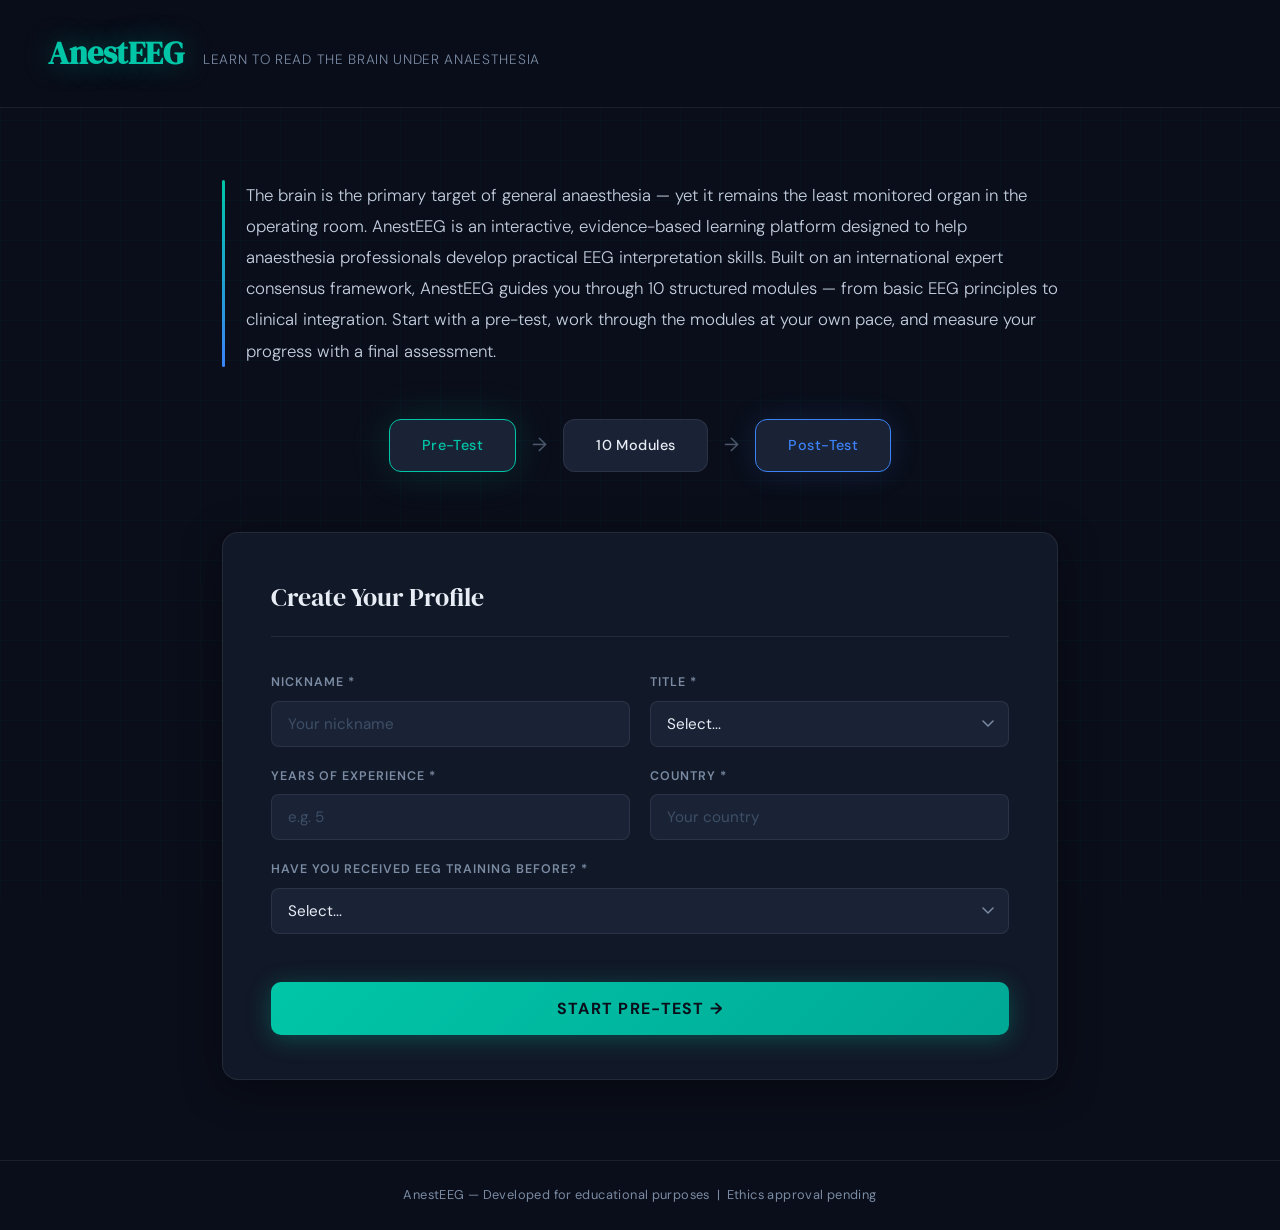
<file: index.html>
<!DOCTYPE html>
<html lang="en">
<head>
    <meta charset="UTF-8">
    <meta name="viewport" content="width=device-width, initial-scale=1.0">
    <title>AnestEEG</title>
    <link rel="stylesheet" href="css/style.css">
</head>
<body>

    <!-- HEADER -->
    <header id="header">
        <div class="header-inner">
            <h1 class="logo">AnestEEG</h1>
            <p class="slogan">Learn to read the brain under anaesthesia</p>
        </div>
    </header>

    <!-- MAIN CONTENT -->
    <main id="app">

        <!-- GİRİŞ SAYFASI -->
        <section id="landing">

            <div class="platform-intro">
                <p>The brain is the primary target of general anaesthesia — yet it remains the least monitored organ in the operating room. AnestEEG is an interactive, evidence-based learning platform designed to help anaesthesia professionals develop practical EEG interpretation skills. Built on an international expert consensus framework, AnestEEG guides you through 10 structured modules — from basic EEG principles to clinical integration. Start with a pre-test, work through the modules at your own pace, and measure your progress with a final assessment.</p>
            </div>

            <!-- AKIŞ ŞEMASI -->
            <div class="flow-diagram">
                <div class="flow-step">Pre-Test</div>
                <div class="flow-arrow">→</div>
                <div class="flow-step">10 Modules</div>
                <div class="flow-arrow">→</div>
                <div class="flow-step">Post-Test</div>
            </div>

            <!-- KAYIT FORMU -->
            <div class="register-form">
                <h2>Create Your Profile</h2>

                <div class="form-grid">

                    <div class="form-field">
                        <label for="nickname">Nickname *</label>
                        <input type="text" id="nickname" placeholder="Your nickname">
                    </div>

                    <div class="form-field">
                        <label for="title">Title *</label>
                        <select id="title">
                            <option value="">Select...</option>
                            <option value="specialist">Specialist</option>
                            <option value="resident">Resident</option>
                        </select>
                    </div>

                    <div class="form-field">
                        <label for="experience">Years of Experience *</label>
                        <input type="number" id="experience" min="0" max="50" placeholder="e.g. 5">
                    </div>

                    <div class="form-field">
                        <label for="country">Country *</label>
                        <input type="text" id="country" placeholder="Your country">
                    </div>

                    <div class="form-field full-width">
                        <label for="eeg-training">Have you received EEG training before? *</label>
                        <select id="eeg-training">
                            <option value="">Select...</option>
                            <option value="yes">Yes</option>
                            <option value="no">No</option>
                        </select>
                    </div>

                </div>

                <button class="btn-start" id="start-pretest-btn">Start Pre-Test →</button>

            </div>
        </section>

    </main>

    <!-- FOOTER -->
    <footer id="footer">
        <p>AnestEEG — Developed for educational purposes &nbsp;|&nbsp; Ethics approval pending</p>
    </footer>

    <script src="js/main.js"></script>
</body>
</html>
</file>
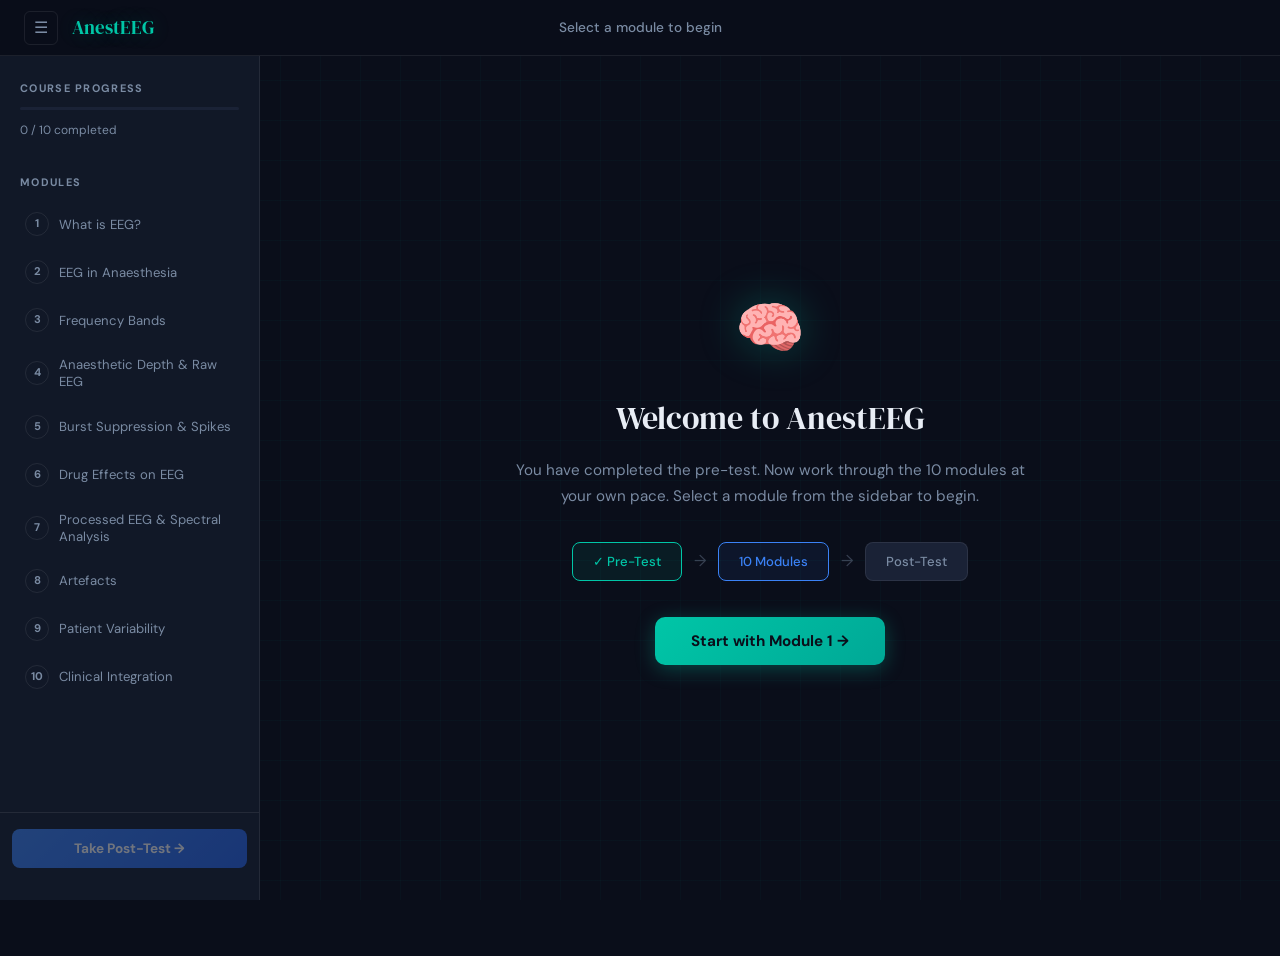
<file: modules.html>
<!DOCTYPE html>
<html lang="en">
<head>
    <meta charset="UTF-8">
    <meta name="viewport" content="width=device-width, initial-scale=1.0">
    <title>AnestEEG — Modules</title>
    <link rel="stylesheet" href="css/style.css">
    <link rel="stylesheet" href="css/modules.css">
    <link rel="stylesheet" href="css/content.css">
    <script src="js/module1_v2.js"></script>
    <link rel="stylesheet" href="css/content2.css">
</head>
<body>

    <!-- TOP BAR -->
    <header id="topbar">
        <div class="topbar-left">
            <button class="sidebar-toggle" id="sidebar-toggle" onclick="toggleSidebar()">☰</button>
            <span class="logo-small">AnestEEG</span>
        </div>
        <div class="topbar-center" id="topbar-title">
            Select a module to begin
        </div>
        <div class="topbar-right">
            <span id="user-greeting"></span>
        </div>
    </header>

    <div class="layout">

        <!-- SIDEBAR -->
        <aside id="sidebar">

            <div class="sidebar-section-label">Course Progress</div>
            <div class="sidebar-progress">
                <div class="sidebar-progress-bar">
                    <div class="sidebar-progress-fill" id="sidebar-progress-fill"></div>
                </div>
                <span class="sidebar-progress-text" id="sidebar-progress-text">0 / 10 completed</span>
            </div>

            <div class="sidebar-section-label" style="margin-top: 24px;">Modules</div>

            <nav class="module-nav" id="module-nav">
                <!-- JS ile doldurulacak -->
            </nav>

            <div class="sidebar-footer">
                <button class="btn-posttest" id="posttest-btn" onclick="goToPosttest()" disabled>
                    Take Post-Test →
                </button>
            </div>

        </aside>

        <!-- MAIN CONTENT AREA -->
        <main id="content-area">

            <!-- WELCOME SCREEN (default) -->
            <div id="welcome-screen" class="welcome-screen">
                <div class="welcome-inner">
                    <div class="welcome-icon">🧠</div>
                    <h2>Welcome to AnestEEG</h2>
                    <p>You have completed the pre-test. Now work through the 10 modules at your own pace. Select a module from the sidebar to begin.</p>
                    <div class="welcome-flow">
                        <div class="wf-step done">✓ Pre-Test</div>
                        <div class="wf-arrow">→</div>
                        <div class="wf-step active">10 Modules</div>
                        <div class="wf-arrow">→</div>
                        <div class="wf-step">Post-Test</div>
                    </div>
                    <button class="btn-start-first" onclick="loadModule(1)">Start with Module 1 →</button>
                </div>
            </div>

            <!-- MODULE CONTENT (JS tarafından doldurulacak) -->
            <div id="module-content" style="display:none;">
                <!-- Modül içeriği buraya yüklenecek -->
            </div>

        </main>

    </div>

    <script src="js/eeg_engine.js"></script>
    <script src="js/module1_v2.js"></script>
    <script src="js/module2.js"></script>
    <script src="js/module3.js"></script>
    <script src="js/module4_v2.js"></script>
    <script src="js/module5.js"></script>
    <script src="js/sim_drug_eeg.js"></script>
    <script src="js/module6.js"></script>
    <script src="js/sim_wave.js"></script>
    <script src="js/sim_filter.js"></script>
    <script src="js/sim_anaesthesia_phases_v4.js"></script>
    <script src="js/modules.js"></script>  <!-- EN SONDA -->
</body>
</html>
</file>
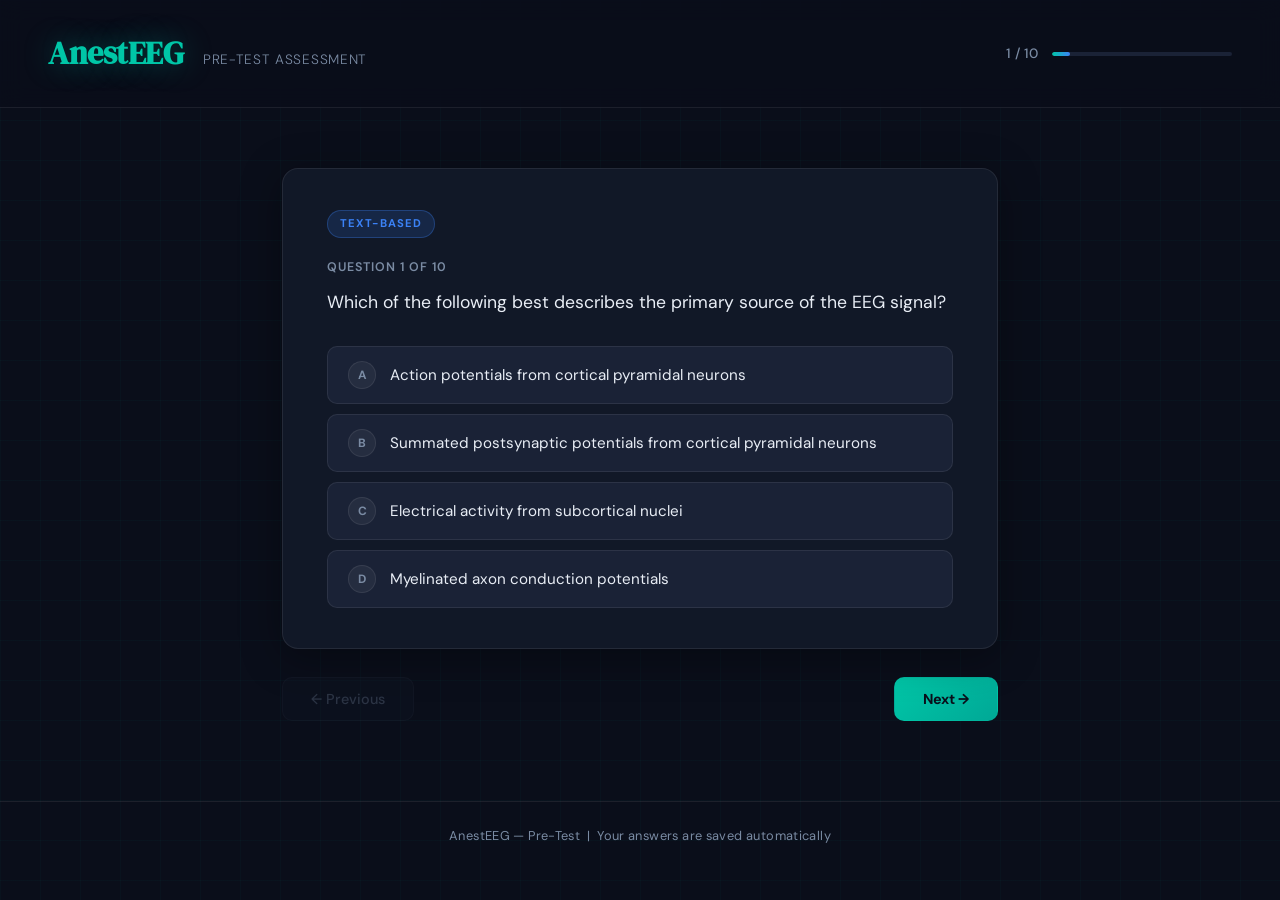
<file: pretest.html>
<!DOCTYPE html>
<html lang="en">
<head>
    <meta charset="UTF-8">
    <meta name="viewport" content="width=device-width, initial-scale=1.0">
    <title>AnestEEG — Pre-Test</title>
    <link rel="stylesheet" href="css/style.css">
    <link rel="stylesheet" href="css/pretest.css">
</head>
<body>

    <!-- HEADER -->
    <header id="header">
        <div class="header-inner">
            <h1 class="logo">AnestEEG</h1>
            <p class="slogan">Pre-Test Assessment</p>
        </div>
        <div class="progress-wrap">
            <div class="progress-label"><span id="q-current">1</span> / 10</div>
            <div class="progress-bar-bg">
                <div class="progress-bar-fill" id="progress-fill"></div>
            </div>
        </div>
    </header>

    <main id="app">
        <section id="pretest-section">

            <div id="question-card" class="question-card">
                <!-- JS tarafından doldurulacak -->
            </div>

            <div class="nav-buttons">
                <button class="btn-nav" id="prev-btn" onclick="prevQuestion()" disabled>← Previous</button>
                <button class="btn-nav btn-next" id="next-btn" onclick="nextQuestion()">Next →</button>
            </div>

        </section>
    </main>

    <footer id="footer">
        <p>AnestEEG — Pre-Test &nbsp;|&nbsp; Your answers are saved automatically</p>
    </footer>

    <script src="js/pretest.js"></script>
</body>
</html>
</file>
<file: css/style.css>
@import url('https://fonts.googleapis.com/css2?family=DM+Serif+Display:ital@0;1&family=DM+Sans:wght@300;400;500;600&display=swap');

/* ─── VARIABLES ─────────────────────────────────────────────── */
:root {
  --bg:        #0a0e1a;
  --surface:   #111827;
  --surface2:  #1a2236;
  --border:    rgba(255,255,255,0.08);
  --accent:    #00c6a7;
  --accent2:   #3b82f6;
  --text:      #e8edf5;
  --muted:     #7a8ba3;
  --danger:    #f87171;
  --radius:    12px;
  --glow:      0 0 40px rgba(0,198,167,0.15);
}

/* ─── RESET ──────────────────────────────────────────────────── */
*, *::before, *::after { box-sizing: border-box; margin: 0; padding: 0; }

html { scroll-behavior: smooth; }

body {
  font-family: 'DM Sans', sans-serif;
  background-color: var(--bg);
  color: var(--text);
  min-height: 100vh;
  line-height: 1.6;
  overflow-x: hidden;
}

/* ─── BACKGROUND GRID ────────────────────────────────────────── */
body::before {
  content: '';
  position: fixed;
  inset: 0;
  background-image:
    linear-gradient(rgba(0,198,167,0.03) 1px, transparent 1px),
    linear-gradient(90deg, rgba(0,198,167,0.03) 1px, transparent 1px);
  background-size: 40px 40px;
  pointer-events: none;
  z-index: 0;
}

/* ─── HEADER ─────────────────────────────────────────────────── */
#header {
  position: relative;
  z-index: 10;
  padding: 28px 48px;
  display: flex;
  align-items: center;
  border-bottom: 1px solid var(--border);
  background: rgba(10,14,26,0.85);
  backdrop-filter: blur(12px);
}

.header-inner {
  display: flex;
  align-items: baseline;
  gap: 20px;
}

.logo {
  font-family: 'DM Serif Display', serif;
  font-size: 2rem;
  color: var(--accent);
  letter-spacing: -0.5px;
  text-shadow: 0 0 30px rgba(0,198,167,0.4);
}

.slogan {
  font-size: 0.85rem;
  color: var(--muted);
  font-weight: 300;
  letter-spacing: 0.05em;
  text-transform: uppercase;
}

/* ─── MAIN ───────────────────────────────────────────────────── */
#app {
  position: relative;
  z-index: 1;
}

/* ─── LANDING HERO ───────────────────────────────────────────── */
#landing {
  max-width: 900px;
  margin: 0 auto;
  padding: 72px 32px 80px;
}

/* ─── INTRO TEXT ─────────────────────────────────────────────── */
.platform-intro {
  margin-bottom: 52px;
  position: relative;
  padding-left: 24px;
}

.platform-intro::before {
  content: '';
  position: absolute;
  left: 0; top: 0; bottom: 0;
  width: 3px;
  background: linear-gradient(180deg, var(--accent), var(--accent2));
  border-radius: 2px;
}

.platform-intro p {
  font-size: 1.05rem;
  color: #c5cfe0;
  line-height: 1.85;
  font-weight: 300;
}

/* ─── FLOW DIAGRAM ───────────────────────────────────────────── */
.flow-diagram {
  display: flex;
  align-items: center;
  justify-content: center;
  gap: 0;
  margin-bottom: 60px;
}

.flow-step {
  background: var(--surface2);
  border: 1px solid var(--border);
  border-radius: var(--radius);
  padding: 14px 32px;
  font-size: 0.9rem;
  font-weight: 500;
  color: var(--text);
  letter-spacing: 0.03em;
  transition: border-color 0.3s, box-shadow 0.3s;
}

.flow-step:first-child  { border-color: var(--accent);  color: var(--accent);  box-shadow: var(--glow); }
.flow-step:last-child   { border-color: var(--accent2); color: var(--accent2); box-shadow: 0 0 30px rgba(59,130,246,0.15); }

.flow-arrow {
  color: var(--muted);
  font-size: 1.2rem;
  padding: 0 16px;
  opacity: 0.6;
}

/* ─── REGISTER FORM CARD ─────────────────────────────────────── */
.register-form {
  background: var(--surface);
  border: 1px solid var(--border);
  border-radius: 16px;
  padding: 44px 48px;
  box-shadow: 0 8px 40px rgba(0,0,0,0.4);
}

.register-form h2 {
  font-family: 'DM Serif Display', serif;
  font-size: 1.6rem;
  font-weight: 400;
  color: var(--text);
  margin-bottom: 36px;
  padding-bottom: 18px;
  border-bottom: 1px solid var(--border);
}

/* ─── FORM GRID ──────────────────────────────────────────────── */
.form-grid {
  display: grid;
  grid-template-columns: 1fr 1fr;
  gap: 20px;
  margin-bottom: 20px;
}

.form-field {
  display: flex;
  flex-direction: column;
  gap: 8px;
}

.form-field.full-width {
  grid-column: 1 / -1;
}

.form-field label {
  font-size: 0.78rem;
  font-weight: 600;
  letter-spacing: 0.08em;
  text-transform: uppercase;
  color: var(--muted);
}

.form-field input,
.form-field select {
  background: var(--surface2);
  border: 1px solid var(--border);
  border-radius: 8px;
  padding: 12px 16px;
  color: var(--text);
  font-family: 'DM Sans', sans-serif;
  font-size: 0.95rem;
  outline: none;
  transition: border-color 0.2s, box-shadow 0.2s;
  -webkit-appearance: none;
  appearance: none;
}

.form-field select {
  background-image: url("data:image/svg+xml,%3Csvg xmlns='http://www.w3.org/2000/svg' width='12' height='8' fill='none'%3E%3Cpath d='M1 1l5 5 5-5' stroke='%237a8ba3' stroke-width='1.5' stroke-linecap='round'/%3E%3C/svg%3E");
  background-repeat: no-repeat;
  background-position: right 14px center;
  padding-right: 36px;
}

.form-field input::placeholder { color: #3d4f66; }
.form-field select option { background: var(--surface2); }

.form-field input:focus,
.form-field select:focus {
  border-color: var(--accent);
  box-shadow: 0 0 0 3px rgba(0,198,167,0.12);
}

/* ─── START BUTTON ───────────────────────────────────────────── */
.btn-start {
  width: 100%;
  margin-top: 28px;
  padding: 16px;
  background: linear-gradient(135deg, var(--accent), #00a896);
  border: none;
  border-radius: 10px;
  color: #0a0e1a;
  font-family: 'DM Sans', sans-serif;
  font-size: 1rem;
  font-weight: 700;
  letter-spacing: 0.08em;
  text-transform: uppercase;
  cursor: pointer;
  transition: transform 0.2s, box-shadow 0.2s, opacity 0.2s;
  box-shadow: 0 4px 24px rgba(0,198,167,0.3);
}

.btn-start:hover {
  transform: translateY(-2px);
  box-shadow: 0 8px 32px rgba(0,198,167,0.45);
}

.btn-start:active {
  transform: translateY(0);
}

/* ─── FOOTER ─────────────────────────────────────────────────── */
#footer {
  position: relative;
  z-index: 1;
  text-align: center;
  padding: 24px;
  color: var(--muted);
  font-size: 0.8rem;
  border-top: 1px solid var(--border);
  letter-spacing: 0.03em;
}

/* ─── FADE IN ANIMATION ──────────────────────────────────────── */
@keyframes fadeUp {
  from { opacity: 0; transform: translateY(24px); }
  to   { opacity: 1; transform: translateY(0); }
}

.platform-intro { animation: fadeUp 0.7s ease both; animation-delay: 0.1s; }
.flow-diagram    { animation: fadeUp 0.7s ease both; animation-delay: 0.25s; }
.register-form   { animation: fadeUp 0.7s ease both; animation-delay: 0.4s; }

/* ─── RESPONSIVE ─────────────────────────────────────────────── */
@media (max-width: 640px) {
  #header { padding: 20px 24px; }
  .header-inner { flex-direction: column; gap: 6px; }
  #landing { padding: 40px 20px 60px; }
  .register-form { padding: 28px 24px; }
  .form-grid { grid-template-columns: 1fr; }
  .flow-diagram { flex-direction: column; gap: 8px; }
  .flow-arrow { transform: rotate(90deg); }
}
</file>
<file: css/modules.css>
/* ─── TOP BAR ─────────────────────────────────────────────────── */
#topbar {
    position: fixed;
    top: 0; left: 0; right: 0;
    height: 56px;
    z-index: 100;
    background: rgba(10,14,26,0.95);
    backdrop-filter: blur(12px);
    border-bottom: 1px solid var(--border);
    display: flex;
    align-items: center;
    justify-content: space-between;
    padding: 0 24px;
    gap: 16px;
}

.topbar-left {
    display: flex;
    align-items: center;
    gap: 14px;
    min-width: 200px;
}

.sidebar-toggle {
    background: none;
    border: 1px solid var(--border);
    border-radius: 6px;
    color: var(--muted);
    font-size: 1rem;
    width: 34px;
    height: 34px;
    cursor: pointer;
    transition: all 0.2s;
    display: flex;
    align-items: center;
    justify-content: center;
}

.sidebar-toggle:hover {
    border-color: var(--accent);
    color: var(--accent);
}

.logo-small {
    font-family: 'DM Serif Display', serif;
    font-size: 1.2rem;
    color: var(--accent);
    text-shadow: 0 0 20px rgba(0,198,167,0.3);
}

.topbar-center {
    font-size: 0.85rem;
    font-weight: 500;
    color: var(--muted);
    text-align: center;
    flex: 1;
    white-space: nowrap;
    overflow: hidden;
    text-overflow: ellipsis;
}

.topbar-right {
    min-width: 200px;
    text-align: right;
    font-size: 0.8rem;
    color: var(--muted);
}

/* ─── LAYOUT ──────────────────────────────────────────────────── */
.layout {
    display: flex;
    margin-top: 56px;
    min-height: calc(100vh - 56px);
}

/* ─── SIDEBAR ─────────────────────────────────────────────────── */
#sidebar {
    width: 260px;
    flex-shrink: 0;
    background: var(--surface);
    border-right: 1px solid var(--border);
    padding: 24px 0;
    display: flex;
    flex-direction: column;
    position: fixed;
    top: 56px;
    bottom: 0;
    left: 0;
    overflow-y: auto;
    transition: transform 0.3s ease;
    z-index: 50;
}

#sidebar.hidden {
    transform: translateX(-260px);
}

.sidebar-section-label {
    font-size: 0.68rem;
    font-weight: 700;
    letter-spacing: 0.12em;
    text-transform: uppercase;
    color: var(--muted);
    padding: 0 20px;
    margin-bottom: 10px;
}

/* ─── SIDEBAR PROGRESS ────────────────────────────────────────── */
.sidebar-progress {
    padding: 0 20px;
    margin-bottom: 8px;
}

.sidebar-progress-bar {
    height: 3px;
    background: var(--surface2);
    border-radius: 99px;
    overflow: hidden;
    margin-bottom: 6px;
}

.sidebar-progress-fill {
    height: 100%;
    background: linear-gradient(90deg, var(--accent), var(--accent2));
    border-radius: 99px;
    transition: width 0.5s ease;
    width: 0%;
}

.sidebar-progress-text {
    font-size: 0.75rem;
    color: var(--muted);
}

/* ─── MODULE NAV ──────────────────────────────────────────────── */
.module-nav {
    flex: 1;
    padding: 0 12px;
    display: flex;
    flex-direction: column;
    gap: 2px;
}

.module-nav-item {
    display: flex;
    align-items: center;
    gap: 10px;
    padding: 10px 12px;
    border-radius: 8px;
    cursor: pointer;
    transition: background 0.2s, color 0.2s;
    border: 1px solid transparent;
}

.module-nav-item:hover {
    background: var(--surface2);
}

.module-nav-item.active {
    background: rgba(0,198,167,0.08);
    border-color: rgba(0,198,167,0.2);
}

.module-nav-item.completed .nav-num {
    background: var(--accent);
    color: #0a0e1a;
    border-color: var(--accent);
}

.nav-num {
    width: 24px;
    height: 24px;
    border-radius: 50%;
    border: 1px solid var(--border);
    display: flex;
    align-items: center;
    justify-content: center;
    font-size: 0.7rem;
    font-weight: 700;
    color: var(--muted);
    flex-shrink: 0;
    transition: all 0.2s;
}

.module-nav-item.active .nav-num {
    border-color: var(--accent);
    color: var(--accent);
}

.nav-label {
    font-size: 0.82rem;
    color: var(--muted);
    line-height: 1.3;
    transition: color 0.2s;
}

.module-nav-item.active .nav-label,
.module-nav-item:hover .nav-label {
    color: var(--text);
}

.module-nav-item.completed .nav-label {
    color: var(--accent);
}

/* ─── SIDEBAR FOOTER ──────────────────────────────────────────── */
.sidebar-footer {
    padding: 16px 12px 8px;
    border-top: 1px solid var(--border);
    margin-top: 8px;
}

.btn-posttest {
    width: 100%;
    padding: 11px;
    background: linear-gradient(135deg, var(--accent2), #2563eb);
    border: none;
    border-radius: 8px;
    color: #fff;
    font-family: 'DM Sans', sans-serif;
    font-size: 0.85rem;
    font-weight: 700;
    cursor: pointer;
    transition: all 0.2s;
    opacity: 0.4;
}

.btn-posttest:not(:disabled) {
    opacity: 1;
    box-shadow: 0 4px 16px rgba(59,130,246,0.3);
}

.btn-posttest:not(:disabled):hover {
    transform: translateY(-1px);
    box-shadow: 0 6px 20px rgba(59,130,246,0.4);
}

/* ─── CONTENT AREA ────────────────────────────────────────────── */
#content-area {
    flex: 1;
    margin-left: 260px;
    transition: margin-left 0.3s ease;
    min-height: calc(100vh - 56px);
    padding: 48px 56px;
}

#content-area.expanded {
    margin-left: 0;
}

/* ─── WELCOME SCREEN ──────────────────────────────────────────── */
.welcome-screen {
    display: flex;
    align-items: center;
    justify-content: center;
    min-height: calc(100vh - 160px);
}

.welcome-inner {
    text-align: center;
    max-width: 520px;
    animation: fadeUp 0.6s ease both;
}

.welcome-icon {
    font-size: 3.5rem;
    margin-bottom: 20px;
    filter: drop-shadow(0 0 20px rgba(0,198,167,0.3));
}

.welcome-inner h2 {
    font-family: 'DM Serif Display', serif;
    font-size: 2rem;
    font-weight: 400;
    color: var(--text);
    margin-bottom: 14px;
}

.welcome-inner p {
    color: var(--muted);
    font-size: 0.95rem;
    line-height: 1.7;
    margin-bottom: 32px;
}

.welcome-flow {
    display: flex;
    align-items: center;
    justify-content: center;
    gap: 12px;
    margin-bottom: 36px;
}

.wf-step {
    padding: 8px 20px;
    border-radius: 8px;
    font-size: 0.82rem;
    font-weight: 500;
    background: var(--surface2);
    border: 1px solid var(--border);
    color: var(--muted);
}

.wf-step.done {
    border-color: var(--accent);
    color: var(--accent);
    background: rgba(0,198,167,0.08);
}

.wf-step.active {
    border-color: var(--accent2);
    color: var(--accent2);
    background: rgba(59,130,246,0.08);
}

.wf-arrow {
    color: var(--muted);
    opacity: 0.4;
}

.btn-start-first {
    background: linear-gradient(135deg, var(--accent), #00a896);
    border: none;
    border-radius: 10px;
    padding: 14px 36px;
    color: #0a0e1a;
    font-family: 'DM Sans', sans-serif;
    font-size: 0.95rem;
    font-weight: 700;
    cursor: pointer;
    transition: all 0.2s;
    box-shadow: 0 4px 20px rgba(0,198,167,0.3);
}

.btn-start-first:hover {
    transform: translateY(-2px);
    box-shadow: 0 8px 28px rgba(0,198,167,0.4);
}

/* ─── MODULE CONTENT AREA ─────────────────────────────────────── */
#module-content {
    max-width: 820px;
    animation: fadeUp 0.4s ease both;
}

.module-header {
    margin-bottom: 40px;
    padding-bottom: 24px;
    border-bottom: 1px solid var(--border);
}

.module-tag {
    display: inline-block;
    font-size: 0.7rem;
    font-weight: 700;
    letter-spacing: 0.1em;
    text-transform: uppercase;
    padding: 4px 12px;
    border-radius: 99px;
    background: rgba(0,198,167,0.12);
    color: var(--accent);
    border: 1px solid rgba(0,198,167,0.25);
    margin-bottom: 14px;
}

.module-title {
    font-family: 'DM Serif Display', serif;
    font-size: 1.9rem;
    font-weight: 400;
    color: var(--text);
    line-height: 1.3;
    margin-bottom: 10px;
}

.module-subtitle {
    font-size: 0.9rem;
    color: var(--muted);
}

/* Page tabs within a module */
.page-tabs {
    display: flex;
    gap: 6px;
    margin-bottom: 36px;
    flex-wrap: wrap;
}

.page-tab {
    padding: 7px 18px;
    border-radius: 8px;
    font-size: 0.8rem;
    font-weight: 500;
    background: var(--surface2);
    border: 1px solid var(--border);
    color: var(--muted);
    cursor: pointer;
    transition: all 0.2s;
}

.page-tab:hover { border-color: var(--accent); color: var(--text); }

.page-tab.active {
    background: rgba(0,198,167,0.1);
    border-color: var(--accent);
    color: var(--accent);
}

/* Module bottom nav */
.module-bottom-nav {
    display: flex;
    justify-content: space-between;
    align-items: center;
    margin-top: 52px;
    padding-top: 24px;
    border-top: 1px solid var(--border);
}

.btn-module-nav {
    background: var(--surface);
    border: 1px solid var(--border);
    border-radius: 10px;
    padding: 11px 24px;
    color: var(--muted);
    font-family: 'DM Sans', sans-serif;
    font-size: 0.88rem;
    font-weight: 500;
    cursor: pointer;
    transition: all 0.2s;
}

.btn-module-nav:hover {
    border-color: var(--accent);
    color: var(--accent);
}

.btn-module-nav.primary {
    background: linear-gradient(135deg, var(--accent), #00a896);
    border-color: transparent;
    color: #0a0e1a;
    font-weight: 700;
}

.btn-module-nav.primary:hover {
    box-shadow: 0 4px 20px rgba(0,198,167,0.35);
    transform: translateY(-1px);
    color: #0a0e1a;
}

/* ─── RESPONSIVE ──────────────────────────────────────────────── */
@media (max-width: 768px) {
    #sidebar {
        transform: translateX(-260px);
    }
    #sidebar.visible {
        transform: translateX(0);
    }
    #content-area {
        margin-left: 0;
        padding: 32px 20px;
    }
}
</file>
<file: css/content.css>
/* ─── CONTENT BLOCKS ──────────────────────────────────────────── */
.content-block {
    margin-bottom: 44px;
}

.content-heading {
    font-family: 'DM Serif Display', serif;
    font-size: 1.35rem;
    font-weight: 400;
    color: var(--text);
    margin-bottom: 14px;
    padding-bottom: 10px;
    border-bottom: 1px solid var(--border);
}

.content-text {
    font-size: 0.97rem;
    color: #c0cfe0;
    line-height: 1.85;
    margin-bottom: 16px;
}

.content-text:last-child { margin-bottom: 0; }

.highlight {
    color: var(--accent);
    font-weight: 500;
}

/* ─── COMPARISON GRID ─────────────────────────────────────────── */
.comparison-grid {
    display: grid;
    grid-template-columns: 1fr 1fr;
    gap: 16px;
    margin: 20px 0;
}

.comparison-card {
    background: var(--surface2);
    border: 1px solid var(--border);
    border-radius: 12px;
    padding: 24px;
}

.comparison-card.highlight-card {
    border-color: rgba(0,198,167,0.3);
    background: rgba(0,198,167,0.05);
}

.comparison-icon {
    font-size: 1.6rem;
    margin-bottom: 10px;
}

.comparison-label {
    font-weight: 600;
    font-size: 0.9rem;
    color: var(--text);
    margin-bottom: 12px;
}

.comparison-list {
    list-style: none;
    display: flex;
    flex-direction: column;
    gap: 7px;
}

.comparison-list li {
    font-size: 0.83rem;
    color: var(--muted);
    padding-left: 14px;
    position: relative;
    line-height: 1.5;
}

.comparison-list li::before {
    content: '–';
    position: absolute;
    left: 0;
    color: var(--border);
}

.tag-red   { color: #f87171; font-size: 0.78rem; font-weight: 600; }
.tag-green { color: var(--accent); font-size: 0.78rem; font-weight: 600; }

/* ─── INFO LIST ───────────────────────────────────────────────── */
.info-list {
    display: flex;
    flex-direction: column;
    gap: 14px;
    margin: 20px 0;
}

.info-item {
    display: flex;
    gap: 18px;
    align-items: flex-start;
    background: var(--surface2);
    border: 1px solid var(--border);
    border-radius: 10px;
    padding: 18px 20px;
}

.info-num {
    font-size: 0.7rem;
    font-weight: 800;
    color: var(--accent);
    letter-spacing: 0.05em;
    min-width: 24px;
    margin-top: 2px;
    opacity: 0.8;
}

.info-body {
    font-size: 0.88rem;
    color: #b0c4d8;
    line-height: 1.7;
}

.info-body strong {
    color: var(--text);
    font-weight: 600;
}

/* ─── SYNC DIAGRAM ────────────────────────────────────────────── */
.sync-diagram {
    display: flex;
    align-items: center;
    gap: 16px;
    margin: 24px 0;
}

.sync-state {
    flex: 1;
    background: var(--surface2);
    border: 1px solid var(--border);
    border-radius: 12px;
    padding: 20px;
}

.sync-label {
    font-size: 0.78rem;
    font-weight: 600;
    letter-spacing: 0.05em;
    color: var(--muted);
    text-transform: uppercase;
    margin-bottom: 12px;
}

.sync-waves {
    margin-bottom: 10px;
    background: rgba(0,0,0,0.2);
    border-radius: 6px;
    padding: 4px;
}

.sync-desc {
    font-size: 0.78rem;
    color: var(--muted);
    line-height: 1.5;
}

.sync-arrow-right {
    font-size: 1.5rem;
    color: var(--muted);
    opacity: 0.4;
    flex-shrink: 0;
}

/* ─── CALLOUT BOX ─────────────────────────────────────────────── */
.callout-box {
    display: flex;
    gap: 16px;
    background: rgba(0,198,167,0.06);
    border: 1px solid rgba(0,198,167,0.2);
    border-radius: 12px;
    padding: 20px 24px;
    margin-top: 20px;
}

.callout-icon {
    font-size: 1.3rem;
    flex-shrink: 0;
    margin-top: 1px;
}

.callout-text {
    font-size: 0.88rem;
    color: #b0c4d8;
    line-height: 1.75;
}

.callout-text strong {
    color: var(--accent);
}

/* ─── SIMULATOR PLACEHOLDER ───────────────────────────────────── */
.simulator-placeholder {
    border: 1px dashed rgba(0,198,167,0.25);
    border-radius: 14px;
    overflow: hidden;
    margin-top: 12px;
}

.sim-header {
    display: flex;
    align-items: center;
    gap: 12px;
    background: rgba(0,198,167,0.06);
    border-bottom: 1px dashed rgba(0,198,167,0.2);
    padding: 14px 20px;
}

.sim-badge {
    font-size: 0.68rem;
    font-weight: 700;
    letter-spacing: 0.1em;
    text-transform: uppercase;
    padding: 3px 10px;
    background: rgba(0,198,167,0.15);
    color: var(--accent);
    border-radius: 99px;
    border: 1px solid rgba(0,198,167,0.3);
}

.sim-title {
    font-size: 0.9rem;
    font-weight: 600;
    color: var(--text);
}

.sim-body {
    padding: 36px;
    text-align: center;
    color: var(--muted);
}

.sim-icon {
    font-size: 2rem;
    margin-bottom: 12px;
    opacity: 0.4;
}

.sim-body p {
    font-size: 0.88rem;
    line-height: 1.65;
    max-width: 480px;
    margin: 0 auto 8px;
}

.sim-coming {
    font-size: 0.75rem !important;
    opacity: 0.5;
    font-style: italic;
}

/* ─── RESPONSIVE ──────────────────────────────────────────────── */
@media (max-width: 640px) {
    .comparison-grid { grid-template-columns: 1fr; }
    .sync-diagram    { flex-direction: column; }
    .sync-arrow-right { transform: rotate(90deg); }
}
</file>
<file: css/content2.css>
/* ─── ELEKTROT DİYAGRAM ───────────────────────────────────────── */
.electrode-diagram-wrap {
    background: var(--surface2);
    border: 1px solid var(--border);
    border-radius: 12px;
    padding: 24px;
    margin: 20px 0;
}

/* ─── PROBLEM CARDS ───────────────────────────────────────────── */
.problem-card {
    background: var(--surface);
    border: 1px solid var(--border);
    border-radius: 14px;
    overflow: hidden;
    margin-bottom: 20px;
}

.problem-header {
    display: flex;
    align-items: center;
    gap: 14px;
    padding: 16px 20px;
    background: var(--surface2);
    border-bottom: 1px solid var(--border);
}

.problem-num {
    width: 32px;
    height: 32px;
    border-radius: 50%;
    background: rgba(0,198,167,0.1);
    border: 1px solid rgba(0,198,167,0.25);
    display: flex;
    align-items: center;
    justify-content: center;
    font-size: 0.75rem;
    font-weight: 800;
    color: var(--accent);
    flex-shrink: 0;
}

.problem-title {
    font-size: 0.95rem;
    font-weight: 600;
    color: var(--text);
    flex: 1;
}

.problem-tag {
    font-size: 0.68rem;
    font-weight: 700;
    letter-spacing: 0.08em;
    text-transform: uppercase;
    padding: 3px 10px;
    border-radius: 99px;
}

.tag-warning { background: rgba(250,204,21,0.12); color: #facc15; border: 1px solid rgba(250,204,21,0.25); }
.tag-danger  { background: rgba(248,113,113,0.12); color: #f87171; border: 1px solid rgba(248,113,113,0.25); }
.tag-info    { background: rgba(59,130,246,0.12);  color: var(--accent2); border: 1px solid rgba(59,130,246,0.25); }

.problem-body {
    display: grid;
    grid-template-columns: 1fr 1fr;
    gap: 0;
}

.problem-col {
    padding: 20px 24px;
    font-size: 0.86rem;
    color: #b0c4d8;
    line-height: 1.7;
    border-right: 1px solid var(--border);
}

.problem-section-label {
    font-size: 0.68rem;
    font-weight: 700;
    letter-spacing: 0.1em;
    text-transform: uppercase;
    color: var(--muted);
    margin-bottom: 6px;
}

.solution-list {
    list-style: none;
    margin-top: 6px;
    display: flex;
    flex-direction: column;
    gap: 5px;
}

.solution-list li {
    padding-left: 16px;
    position: relative;
    font-size: 0.84rem;
    color: #b0c4d8;
}

.solution-list li::before {
    content: '→';
    position: absolute;
    left: 0;
    color: var(--accent);
    font-size: 0.75rem;
}

.problem-eeg-box {
    padding: 20px 24px;
    display: flex;
    flex-direction: column;
    justify-content: center;
    gap: 8px;
}

.eeg-label {
    font-size: 0.72rem;
    font-weight: 600;
    letter-spacing: 0.06em;
    text-transform: uppercase;
    color: var(--muted);
    margin-bottom: 4px;
}

.eeg-note {
    font-size: 0.76rem;
    color: var(--muted);
    font-style: italic;
    line-height: 1.4;
}

/* ─── RESPONSIVE ──────────────────────────────────────────────── */
@media (max-width: 640px) {
    .problem-body { grid-template-columns: 1fr; }
    .problem-col  { border-right: none; border-bottom: 1px solid var(--border); }
}
</file>
<file: css/pretest.css>
/* ─── HEADER PROGRESS ────────────────────────────────────────── */
#header {
    justify-content: space-between;
}

.progress-wrap {
    display: flex;
    align-items: center;
    gap: 14px;
}

.progress-label {
    font-size: 0.85rem;
    color: var(--muted);
    font-weight: 500;
    white-space: nowrap;
}

.progress-bar-bg {
    width: 180px;
    height: 4px;
    background: var(--surface2);
    border-radius: 99px;
    overflow: hidden;
}

.progress-bar-fill {
    height: 100%;
    background: linear-gradient(90deg, var(--accent), var(--accent2));
    border-radius: 99px;
    transition: width 0.4s ease;
    width: 10%;
}

/* ─── PRETEST SECTION ────────────────────────────────────────── */
#pretest-section {
    max-width: 780px;
    margin: 0 auto;
    padding: 60px 32px 80px;
}

/* ─── QUESTION CARD ──────────────────────────────────────────── */
.question-card {
    background: var(--surface);
    border: 1px solid var(--border);
    border-radius: 16px;
    padding: 40px 44px;
    margin-bottom: 28px;
    box-shadow: 0 8px 40px rgba(0,0,0,0.35);
    animation: fadeUp 0.4s ease both;
    min-height: 320px;
}

.question-type-badge {
    display: inline-block;
    font-size: 0.7rem;
    font-weight: 700;
    letter-spacing: 0.1em;
    text-transform: uppercase;
    padding: 4px 12px;
    border-radius: 99px;
    margin-bottom: 20px;
}

.badge-text  { background: rgba(59,130,246,0.15); color: var(--accent2); border: 1px solid rgba(59,130,246,0.3); }
.badge-visual { background: rgba(0,198,167,0.12); color: var(--accent);  border: 1px solid rgba(0,198,167,0.25); }

.question-number {
    font-size: 0.78rem;
    color: var(--muted);
    font-weight: 600;
    letter-spacing: 0.08em;
    text-transform: uppercase;
    margin-bottom: 10px;
}

.question-text {
    font-size: 1.1rem;
    color: var(--text);
    line-height: 1.7;
    margin-bottom: 28px;
    font-weight: 400;
}

/* ─── EEG IMAGE PLACEHOLDER ──────────────────────────────────── */
.eeg-placeholder {
    width: 100%;
    height: 180px;
    background: var(--surface2);
    border: 1px dashed rgba(0,198,167,0.3);
    border-radius: 10px;
    display: flex;
    flex-direction: column;
    align-items: center;
    justify-content: center;
    margin-bottom: 28px;
    gap: 8px;
}

.eeg-placeholder .eeg-icon {
    font-size: 2rem;
    opacity: 0.3;
}

.eeg-placeholder p {
    font-size: 0.8rem;
    color: var(--muted);
    letter-spacing: 0.05em;
}

/* ─── OPTIONS ────────────────────────────────────────────────── */
.options-list {
    display: flex;
    flex-direction: column;
    gap: 10px;
}

.option-btn {
    background: var(--surface2);
    border: 1px solid var(--border);
    border-radius: 10px;
    padding: 14px 20px;
    color: var(--text);
    font-family: 'DM Sans', sans-serif;
    font-size: 0.95rem;
    text-align: left;
    cursor: pointer;
    transition: border-color 0.2s, background 0.2s, transform 0.15s;
    display: flex;
    align-items: center;
    gap: 14px;
}

.option-letter {
    width: 28px;
    height: 28px;
    border-radius: 50%;
    background: rgba(255,255,255,0.05);
    border: 1px solid var(--border);
    display: flex;
    align-items: center;
    justify-content: center;
    font-size: 0.75rem;
    font-weight: 700;
    color: var(--muted);
    flex-shrink: 0;
    transition: all 0.2s;
}

.option-btn:hover {
    border-color: rgba(0,198,167,0.4);
    background: rgba(0,198,167,0.05);
    transform: translateX(3px);
}

.option-btn:hover .option-letter {
    background: rgba(0,198,167,0.15);
    border-color: var(--accent);
    color: var(--accent);
}

.option-btn.selected {
    border-color: var(--accent);
    background: rgba(0,198,167,0.08);
}

.option-btn.selected .option-letter {
    background: var(--accent);
    border-color: var(--accent);
    color: #0a0e1a;
}

/* ─── NAV BUTTONS ────────────────────────────────────────────── */
.nav-buttons {
    display: flex;
    justify-content: space-between;
    align-items: center;
}

.btn-nav {
    background: var(--surface);
    border: 1px solid var(--border);
    border-radius: 10px;
    padding: 12px 28px;
    color: var(--muted);
    font-family: 'DM Sans', sans-serif;
    font-size: 0.9rem;
    font-weight: 500;
    cursor: pointer;
    transition: all 0.2s;
}

.btn-nav:hover:not(:disabled) {
    border-color: var(--accent);
    color: var(--accent);
}

.btn-nav:disabled {
    opacity: 0.3;
    cursor: not-allowed;
}

.btn-next {
    background: linear-gradient(135deg, var(--accent), #00a896);
    border-color: transparent;
    color: #0a0e1a;
    font-weight: 700;
}

.btn-next:hover:not(:disabled) {
    box-shadow: 0 4px 20px rgba(0,198,167,0.35);
    transform: translateY(-1px);
    color: #0a0e1a;
    border-color: transparent;
}

.btn-next.btn-finish {
    background: linear-gradient(135deg, var(--accent2), #2563eb);
    box-shadow: 0 4px 20px rgba(59,130,246,0.3);
}

/* ─── RESPONSIVE ─────────────────────────────────────────────── */
@media (max-width: 640px) {
    #pretest-section { padding: 32px 16px 60px; }
    .question-card   { padding: 28px 24px; }
    .progress-bar-bg { width: 100px; }
}
</file>
